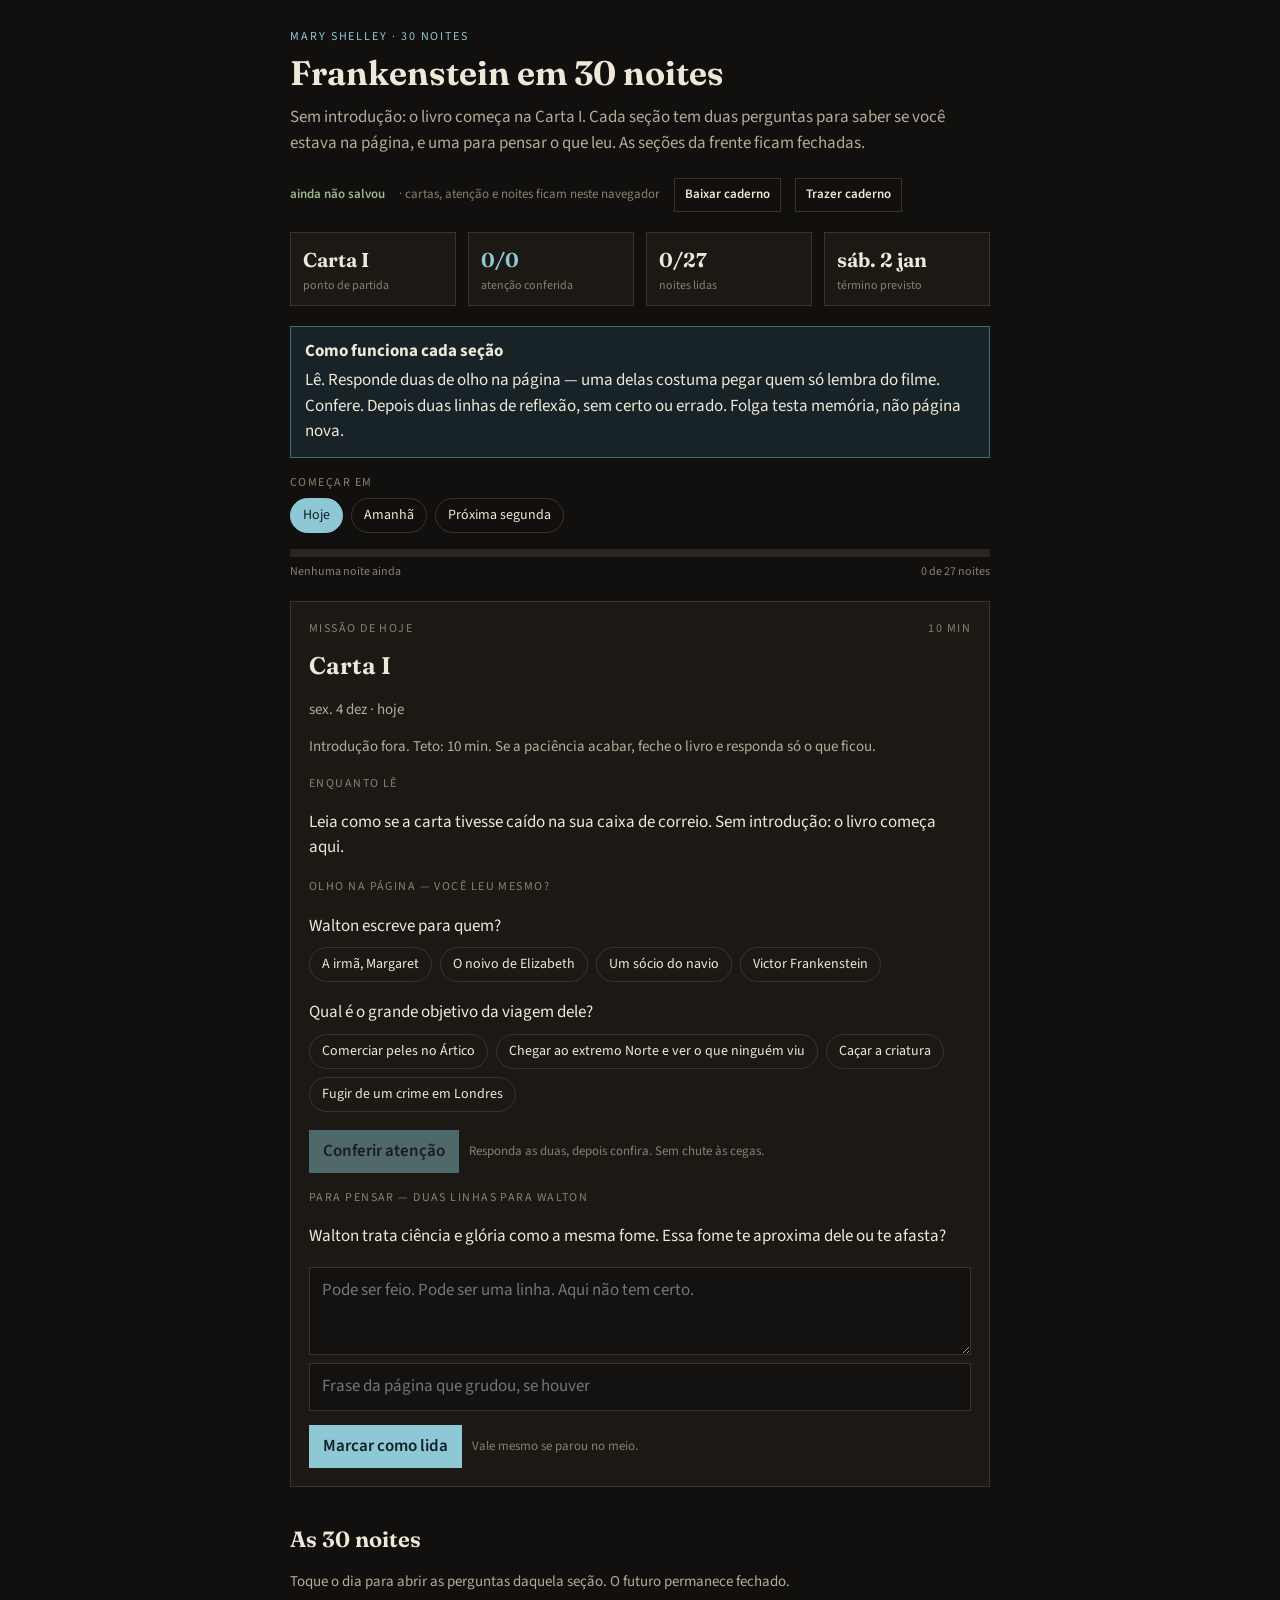
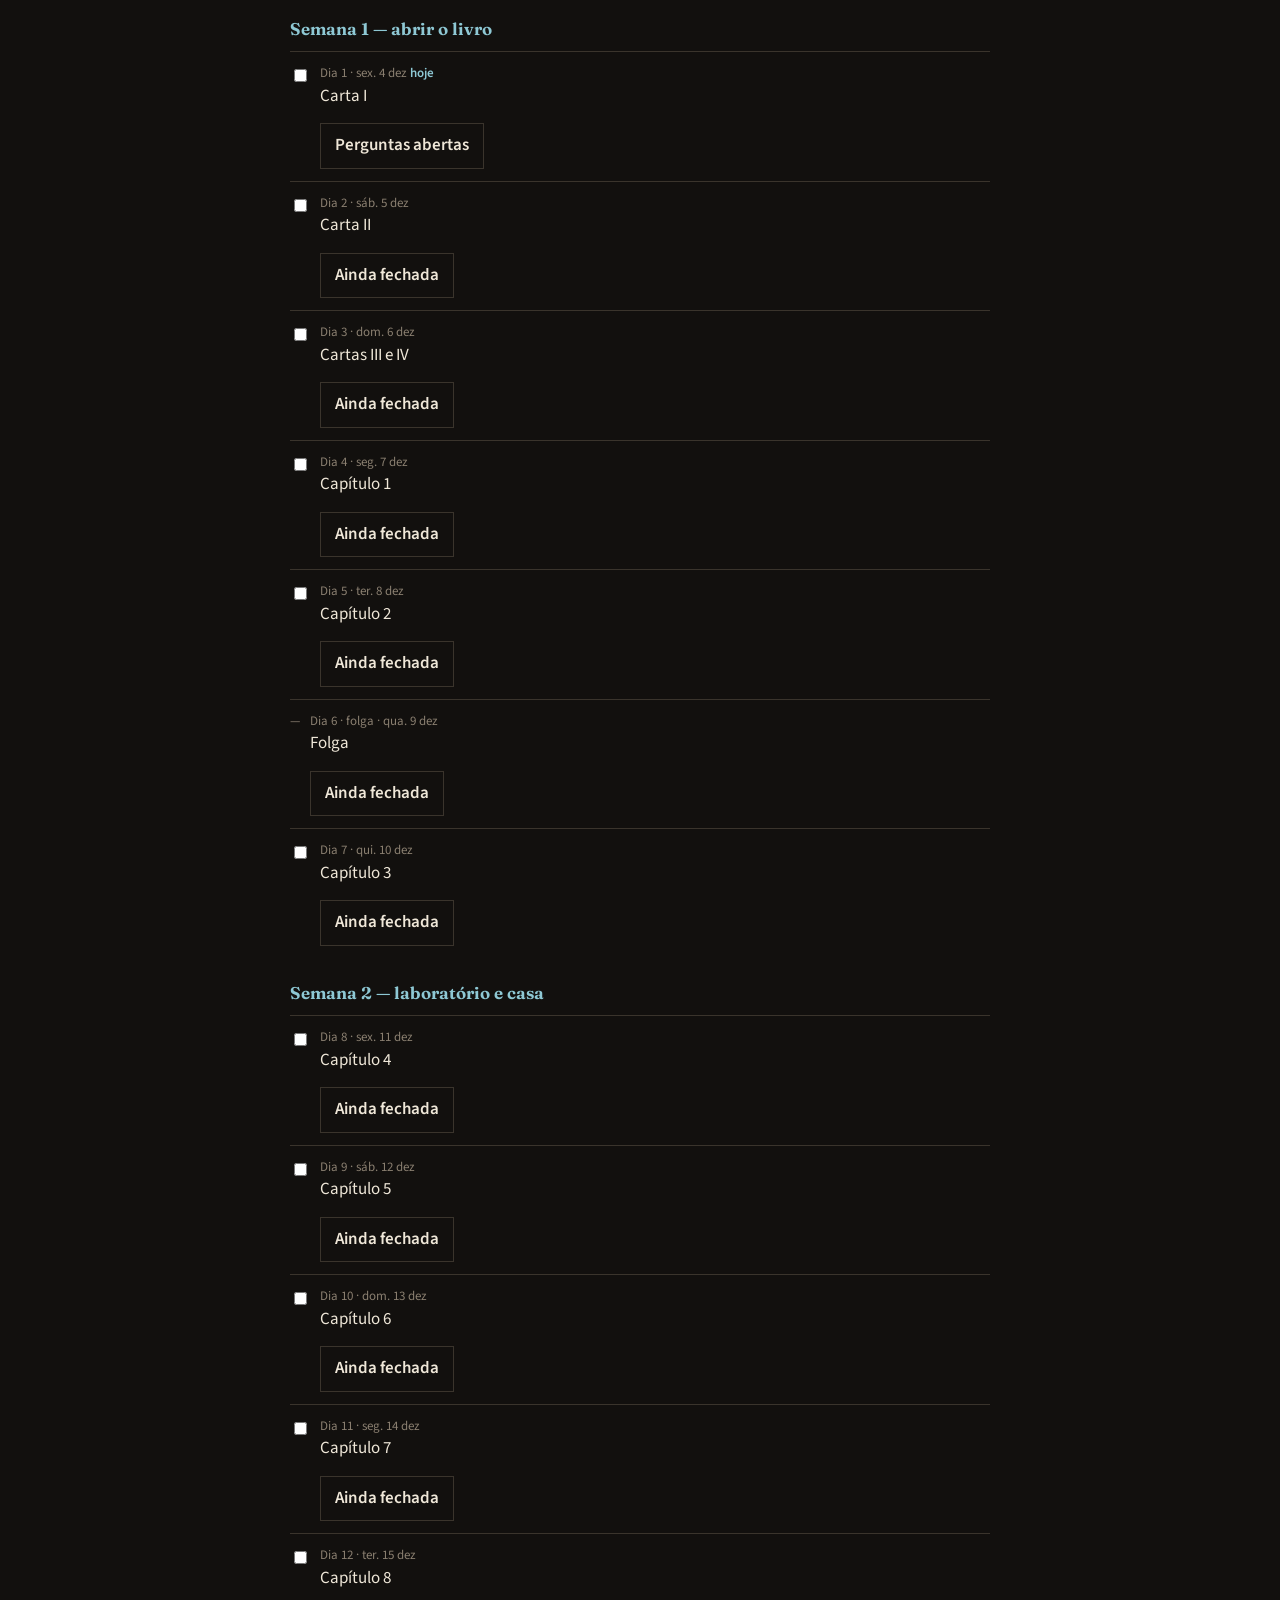
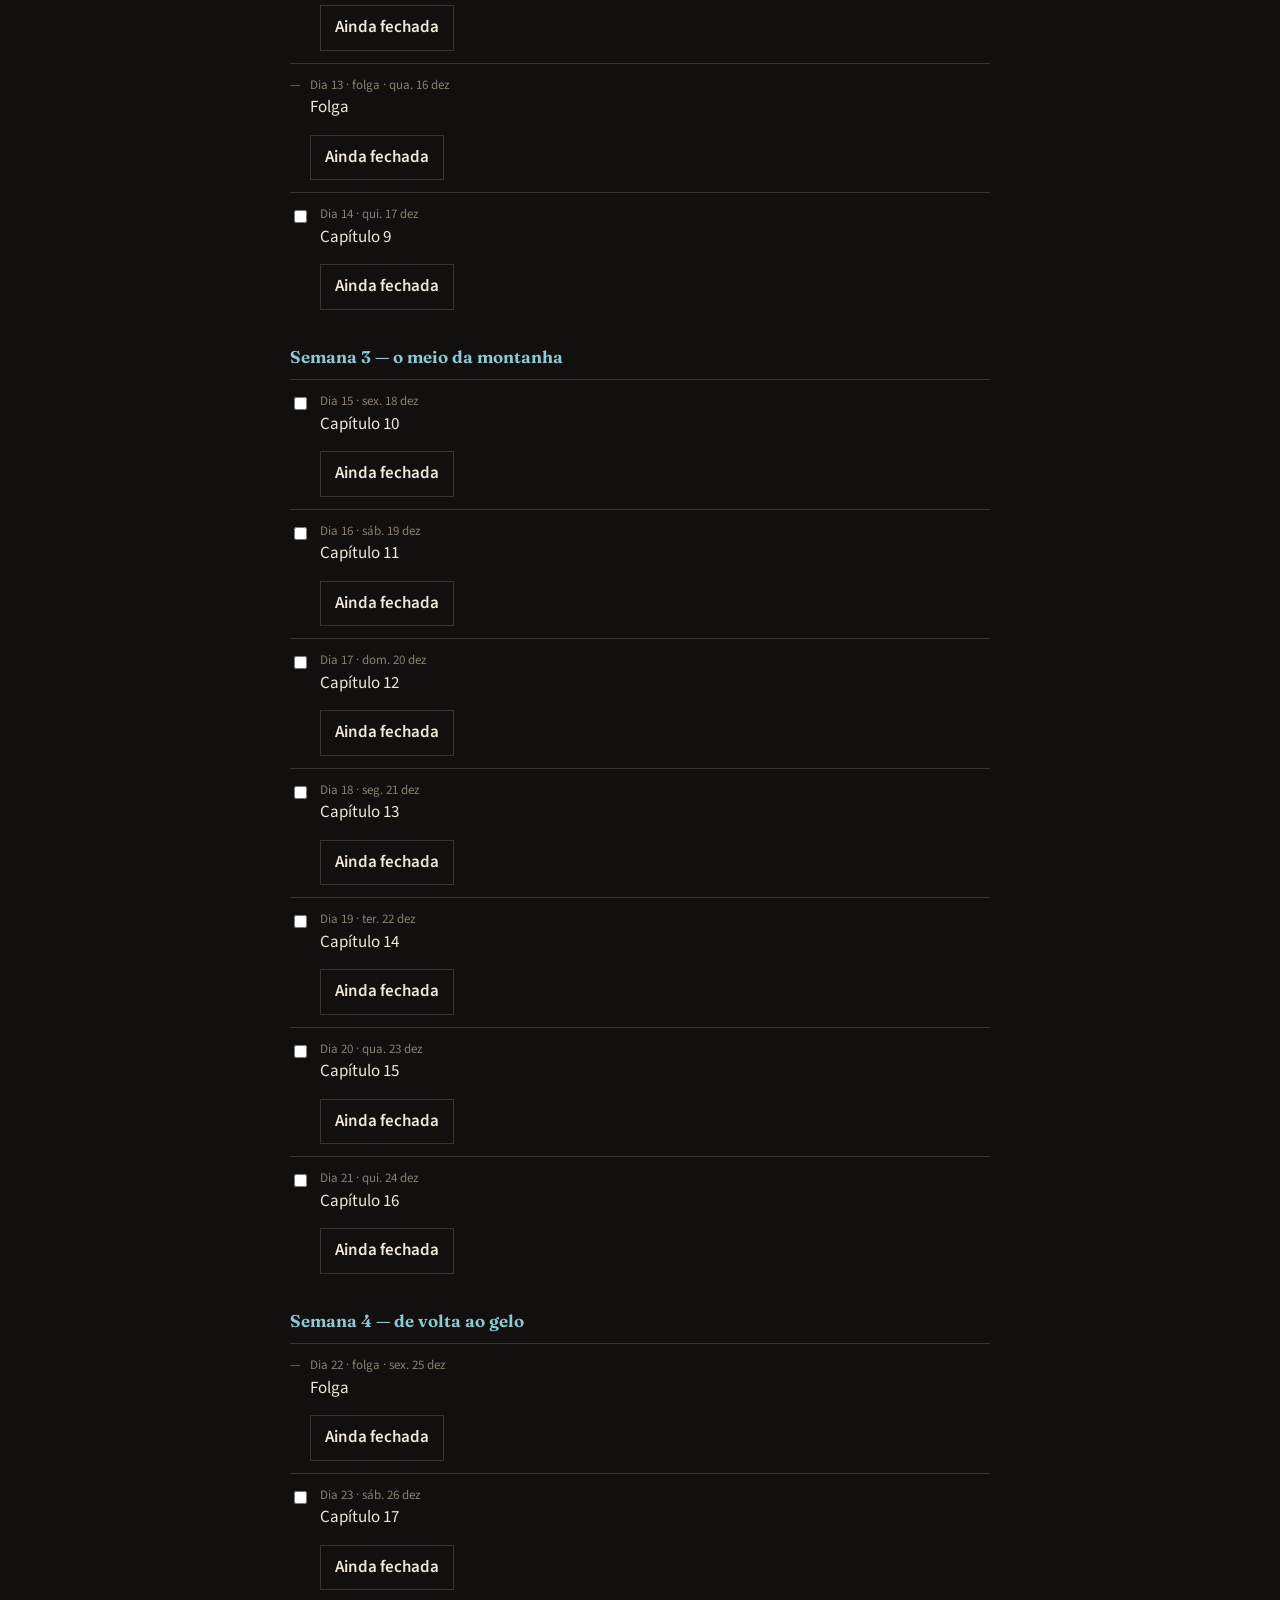
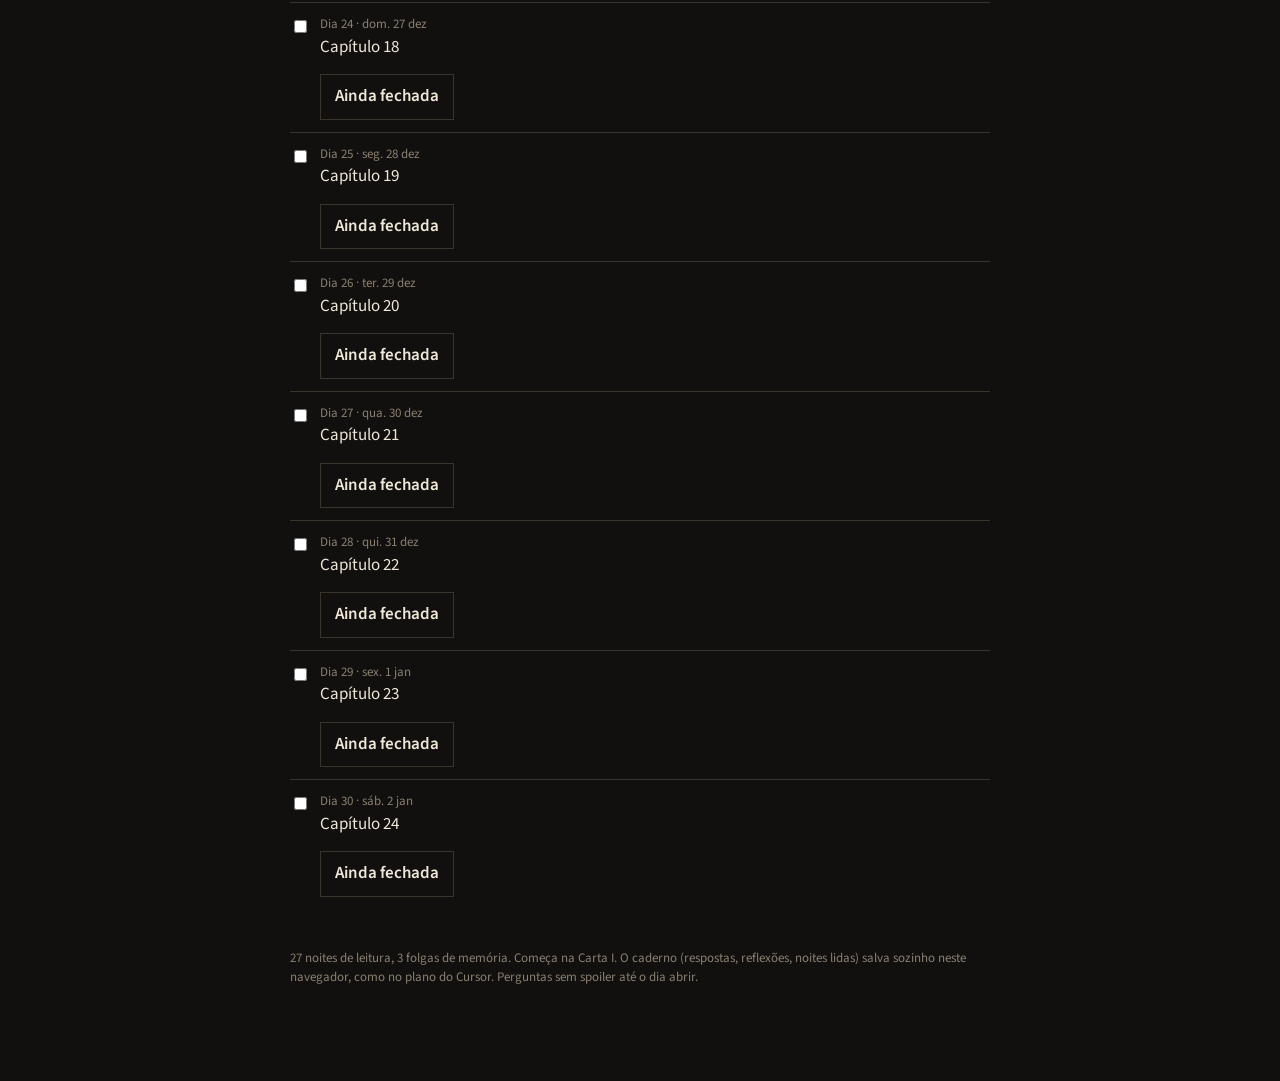
<file: index.html>
<!DOCTYPE html>
<html lang="pt-BR">
  <head>
    <meta charset="utf-8" />
    <meta name="viewport" content="width=device-width, initial-scale=1" />
    <meta name="google" content="notranslate" />
    <title>Frankenstein em 30 noites</title>
    <meta
      name="description"
      content="Plano de leitura interativo de Frankenstein, de Mary Shelley. Trinta noites, perguntas de atenção e reflexão. Começa na Carta I."
    />
    <meta name="theme-color" content="#12100e" />
    <link rel="icon" href="favicon.svg" type="image/svg+xml" />
    <link rel="manifest" href="manifest.webmanifest" />
    <link rel="preconnect" href="https://fonts.googleapis.com" />
    <link rel="preconnect" href="https://fonts.gstatic.com" crossorigin />
    <link
      href="https://fonts.googleapis.com/css2?family=Fraunces:opsz,wght@9..144,500;9..144,650&family=Source+Sans+3:wght@400;600&display=swap"
      rel="stylesheet"
    />
    <link rel="stylesheet" href="styles.css" />
  </head>
  <body>
    <div id="app"></div>
    <script src="data.js"></script>
    <script src="app.js"></script>
  </body>
</html>
</file>
<file: styles.css>
:root {
  --bg: #12100e;
  --bg-elev: #1c1915;
  --ink: #efe7d8;
  --muted: #b7ab98;
  --faint: #8a7f70;
  --line: #3a342c;
  --ice: #8ec8d4;
  --ice-dim: #3d6d76;
  --warn: #d4a574;
  --ok: #9bb58a;
  --danger: #c9897a;
  --serif: "Fraunces", "Iowan Old Style", "Palatino Linotype", Georgia, serif;
  --sans: "Source Sans 3", "Segoe UI", sans-serif;
}

* { box-sizing: border-box; }

html, body {
  margin: 0;
  padding: 0;
  background: var(--bg);
  color: var(--ink);
  font-family: var(--sans);
  font-size: 17px;
  line-height: 1.5;
}

body {
  min-height: 100vh;
}

a { color: var(--ice); }

.wrap {
  max-width: 740px;
  margin: 0 auto;
  padding: 28px 20px 80px;
}

.kicker {
  font-size: 12px;
  letter-spacing: 0.16em;
  text-transform: uppercase;
  color: var(--ice);
  margin: 0 0 8px;
}

h1 {
  font-family: var(--serif);
  font-weight: 650;
  font-size: 34px;
  line-height: 1.15;
  margin: 0 0 12px;
}

h2 {
  font-family: var(--serif);
  font-size: 22px;
  font-weight: 650;
  margin: 36px 0 8px;
}

h3 {
  font-family: var(--serif);
  font-size: 17px;
  font-weight: 650;
  margin: 22px 0 10px;
  color: var(--ice);
}

.lede {
  color: var(--muted);
  margin: 0 0 22px;
}

.stats {
  display: grid;
  grid-template-columns: repeat(4, minmax(0, 1fr));
  gap: 12px;
  margin: 20px 0;
}

.stat {
  background: var(--bg-elev);
  border: 1px solid var(--line);
  padding: 12px 12px 10px;
}

.stat b {
  display: block;
  font-family: var(--serif);
  font-size: 20px;
  font-weight: 650;
}

.stat span {
  display: block;
  font-size: 12px;
  color: var(--faint);
  margin-top: 2px;
}

.stat.ice b { color: var(--ice); }
.stat.ok b { color: var(--ok); }

.note {
  border: 1px solid var(--ice-dim);
  background: #172326;
  padding: 12px 14px;
  margin: 16px 0;
  color: var(--ink);
}

.note strong { display: block; margin-bottom: 4px; }

.pills {
  display: flex;
  flex-wrap: wrap;
  gap: 8px;
}

.pill, button.pill {
  appearance: none;
  border: 1px solid var(--line);
  background: transparent;
  color: var(--ink);
  padding: 6px 12px;
  font: inherit;
  font-size: 14px;
  cursor: pointer;
  border-radius: 999px;
}

.pill.active {
  background: var(--ice);
  color: #102226;
  border-color: var(--ice);
}

.pill:focus-visible, button:focus-visible, textarea:focus-visible, input:focus-visible {
  outline: 2px solid var(--ice);
  outline-offset: 2px;
}

.bar {
  height: 8px;
  background: #2a2621;
  margin: 16px 0 6px;
  display: flex;
}

.bar > i {
  display: block;
  height: 100%;
  background: var(--ice);
}

.bar-meta {
  display: flex;
  justify-content: space-between;
  font-size: 12px;
  color: var(--faint);
  margin-bottom: 20px;
}

.card {
  background: var(--bg-elev);
  border: 1px solid var(--line);
  padding: 18px;
  margin: 18px 0;
}

.card-head {
  display: flex;
  justify-content: space-between;
  gap: 12px;
  font-size: 12px;
  letter-spacing: 0.12em;
  text-transform: uppercase;
  color: var(--faint);
  margin-bottom: 10px;
}

.card h2 {
  margin: 0 0 6px;
  font-size: 24px;
}

.hint { color: var(--muted); font-size: 15px; }

.q {
  margin: 18px 0;
}

.q p { margin: 0 0 8px; }

.feedback {
  margin-top: 8px;
  padding: 10px 12px;
  font-size: 14px;
  border: 1px solid var(--line);
}

.feedback.ok { border-color: var(--ok); color: var(--ok); }
.feedback.warn { border-color: var(--warn); color: var(--warn); }

label.tiny {
  display: block;
  font-size: 12px;
  letter-spacing: 0.12em;
  text-transform: uppercase;
  color: var(--faint);
  margin: 16px 0 6px;
}

textarea, input[type="text"] {
  width: 100%;
  background: #141210;
  color: var(--ink);
  border: 1px solid var(--line);
  font: inherit;
  padding: 10px 12px;
}

textarea { min-height: 88px; resize: vertical; }

.row {
  display: flex;
  flex-wrap: wrap;
  gap: 10px;
  align-items: center;
  margin-top: 14px;
}

button.btn {
  appearance: none;
  border: 0;
  background: var(--ice);
  color: #102226;
  font: inherit;
  font-weight: 600;
  padding: 9px 14px;
  cursor: pointer;
}

button.btn:disabled {
  opacity: 0.45;
  cursor: not-allowed;
}

button.btn.ghost {
  background: transparent;
  color: var(--ink);
  border: 1px solid var(--line);
}

button.btn.quiet {
  background: transparent;
  color: var(--faint);
  border: 0;
  padding: 9px 0;
}

.night {
  display: flex;
  gap: 10px;
  padding: 12px 0;
  border-top: 1px solid var(--line);
  align-items: flex-start;
}

.night input { margin-top: 5px; }

.night-body { flex: 1; min-width: 0; }

.meta {
  font-size: 13px;
  color: var(--faint);
}

.today-mark {
  color: var(--ice);
  font-weight: 600;
}

.reply {
  color: var(--muted);
  font-style: italic;
  margin-top: 8px;
}

.letter {
  white-space: pre-wrap;
}

hr.sep {
  border: 0;
  border-top: 1px solid var(--line);
  margin: 16px 0;
}

.save-bar {
  display: flex;
  flex-wrap: wrap;
  gap: 10px 14px;
  align-items: center;
  margin: 8px 0 18px;
  color: var(--faint);
  font-size: 13px;
}

.save-bar input[type="file"] {
  display: none;
}

.save-bar .btn {
  padding: 6px 10px;
  font-size: 13px;
}

.save-bar b {
  color: var(--ok);
  font-weight: 600;
}

.foot {
  margin-top: 40px;
  color: var(--faint);
  font-size: 13px;
}

@media (max-width: 640px) {
  h1 { font-size: 28px; }
  .stats { grid-template-columns: 1fr 1fr; }
  .wrap { padding: 20px 16px 72px; }
}
</file>
